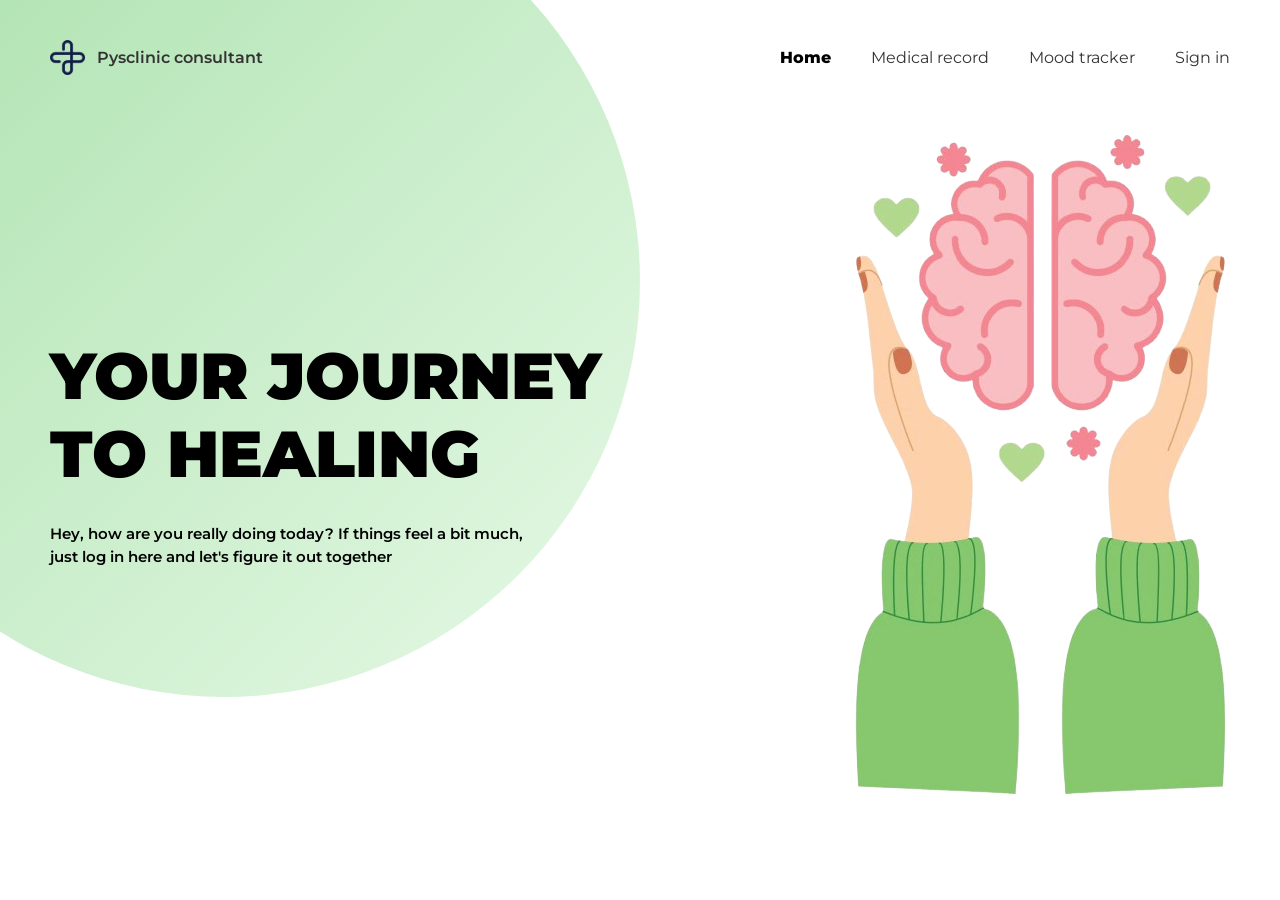
<file: index.html>
<!DOCTYPE html>
<html lang="vi">
<head>
    <meta charset="UTF-8">
    <meta name="viewport" content="width=device-width, initial-scale=1.0">
    <title>Pysclinic Consultant</title>
    <link rel="stylesheet" href="index.css">
    <link rel="preconnect" href="https://fonts.googleapis.com">
    <link rel="preconnect" href="https://fonts.gstatic.com" crossorigin>
    <link href="https://fonts.googleapis.com/css2?family=Montserrat:wght@400;600;800;900&display=swap" rel="stylesheet">
</head>
<body>

    <div class="bg-shape"></div>

    <div class="container">
        <header>
            <div class="logo">
                <img src="ảnh/logo.png" alt="Logo" class="logo-icon"> 
                <span class="logo-text">Pysclinic consultant</span>
            </div>
            <nav>
                <ul>
                    <li><a href="#" class="active">Home</a></li>
                    <li><a href="medical_record.html">Medical record</a></li>
                    <li><a href="mood.html">Mood tracker</a></li>
                    <li><a href="sign_in.html">Sign in</a></li>
                </ul>
            </nav>
        </header>

        <main class="hero">
            <div class="hero-text">
                <h1>YOUR JOURNEY<br>TO HEALING</h1>
                <p>Hey, how are you really doing today? If things feel a bit much, just log in here and let's figure it out together</p>
            </div>

            <div class="hero-image">
                <img src="ảnh/trang_tri.png" alt="Healing Illustration">
            </div>
        </main>
    </div>

</body>
</html>
</file>
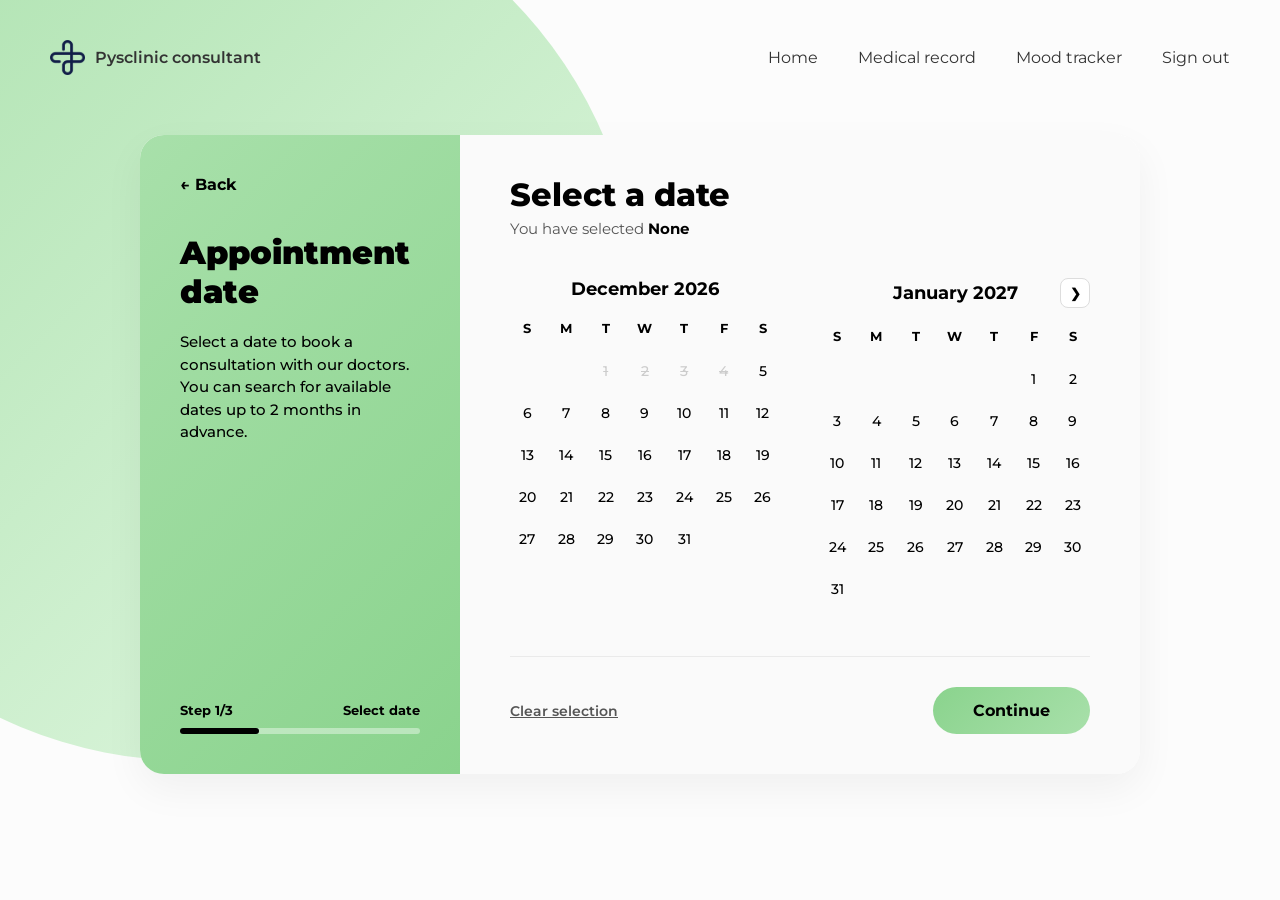
<file: booking_date.html>
<!DOCTYPE html>
<html lang="vi">
<head>
    <meta charset="UTF-8">
    <meta name="viewport" content="width=device-width, initial-scale=1.0">
    <title>Book Appointment - Pysclinic</title>
    <link rel="stylesheet" href="booking_date.css">
    <link rel="preconnect" href="https://fonts.googleapis.com">
    <link rel="preconnect" href="https://fonts.gstatic.com" crossorigin>
    <link href="https://fonts.googleapis.com/css2?family=Montserrat:wght@400;500;600;700;800;900&display=swap" rel="stylesheet">
</head>
<body>

    <div class="bg-shape"></div>

    <div class="container">
        <header>
            <a href="index.html" class="logo">
                <img src="ảnh/logo.png" alt="Logo" class="logo-icon"> 
                <span class="logo-text">Pysclinic consultant</span>
            </a>
            <nav>
                <ul>
                    <li><a href="index.html">Home</a></li>
                    <li><a href="medical_record.html">Medical record</a></li>
                    <li><a href="mood.html">Mood tracker</a></li>
                    <li><a href="login.html">Sign out</a></li>
                </ul>
            </nav>
        </header>

        <main class="booking-wrapper">
            <div class="booking-card">
                
                <div class="booking-sidebar">
                    <a href="medical_record.html" class="back-link">← Back</a>
                    <h2>Appointment<br>date</h2>
                    <p class="sidebar-desc">Select a date to book a consultation with our doctors. You can search for available dates up to 2 months in advance.</p>
                    
                    <div class="step-indicator">
                        <div class="step-text">
                            <span>Step 1/3</span>
                            <span>Select date</span>
                        </div>
                        <div class="step-bar"><div class="step-fill"></div></div>
                    </div>
                </div>

                <div class="booking-main">
                    <h2>Select a date</h2>
                    <p class="subtitle">You have selected <span id="displayDate" style="font-weight: 700; color: #000;">None</span></p>

                    <div class="calendars-container" id="calendarsContainer">
                        </div>

                    <div class="booking-actions">
                        <a href="#" class="clear-btn" onclick="clearSelection()">Clear selection</a>
                        <a href="booking_time.html" class="btn-primary" style="display: inline-block; text-decoration: none; text-align: center;">Continue</a>
                    </div>

                </div>
            </div>
        </main>
    </div>

    <script src="booking_date.js"></script>

</body>
</html>
</file>
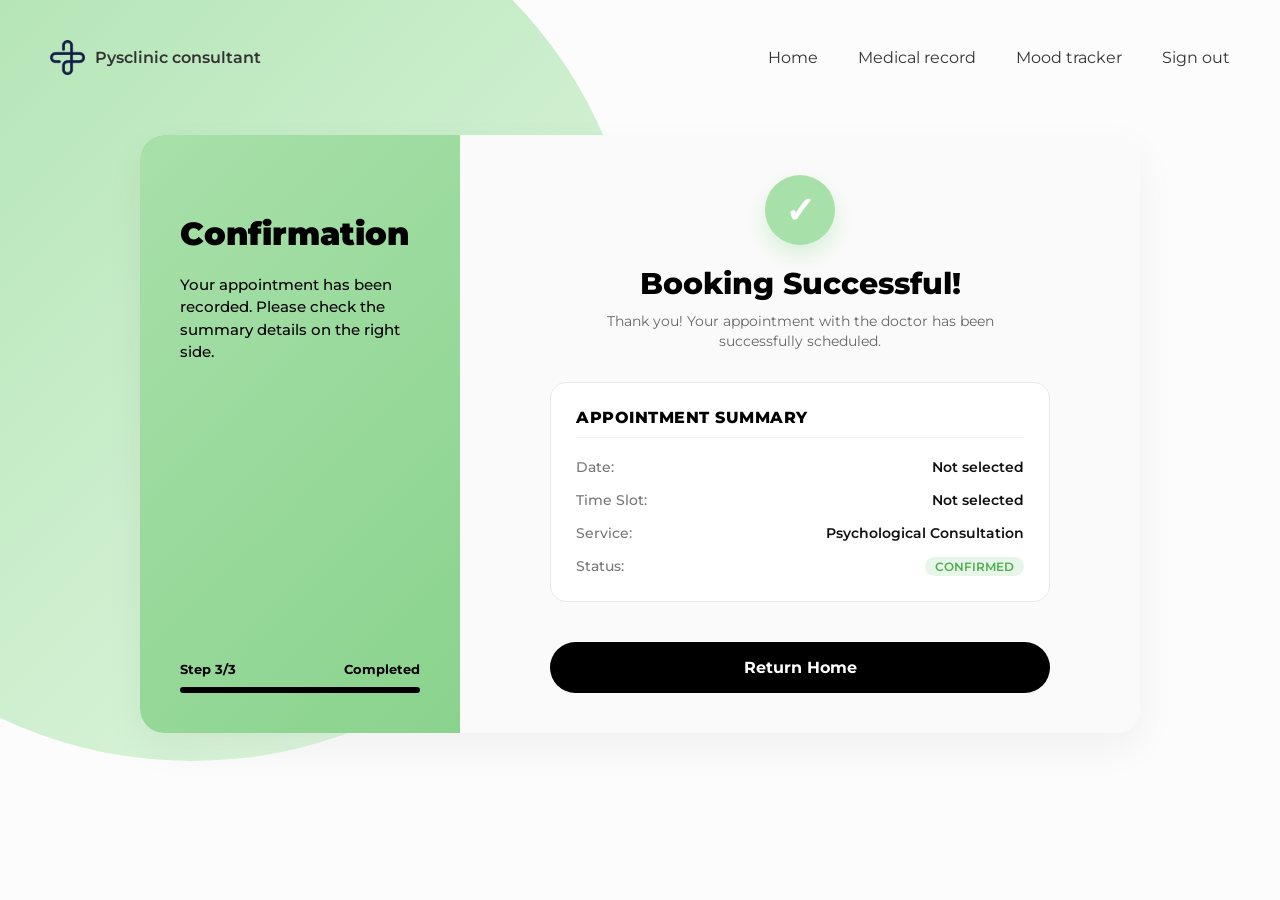
<file: booking_success.html>
<!DOCTYPE html>
<html lang="vi">
<head>
    <meta charset="UTF-8">
    <meta name="viewport" content="width=device-width, initial-scale=1.0">
    <title>Booking Successful - Pysclinic</title>
    <link rel="stylesheet" href="booking_success.css">
    <link rel="preconnect" href="https://fonts.googleapis.com">
    <link rel="preconnect" href="https://fonts.gstatic.com" crossorigin>
    <link href="https://fonts.googleapis.com/css2?family=Montserrat:wght@400;500;600;700;800;900&display=swap" rel="stylesheet">
</head>
<body>

    <div class="bg-shape"></div>

    <div class="container">
        <header>
            <a href="index.html" class="logo">
                <img src="ảnh/logo.png" alt="Logo" class="logo-icon"> 
                <span class="logo-text">Pysclinic consultant</span>
            </a>
            <nav>
                <ul>
                    <li><a href="index.html">Home</a></li>
                    <li><a href="medical_record.html">Medical record</a></li>
                    <li><a href="mood.html">Mood tracker</a></li>
                    <li><a href="login.html">Sign out</a></li>
                </ul>
            </nav>
        </header>

        <main class="booking-wrapper">
            <div class="booking-card">
                
                <div class="booking-sidebar">
                    <h2>Confirmation</h2>
                    <p class="sidebar-desc">Your appointment has been recorded. Please check the summary details on the right side.</p>
                    
                    <div class="step-indicator">
                        <div class="step-text">
                            <span>Step 3/3</span>
                            <span>Completed</span>
                        </div>
                        <div class="step-bar"><div class="step-fill" style="width: 100%;"></div></div>
                    </div>
                </div>

                <div class="booking-main">
                    
                    <div class="success-container">
                        <div class="success-icon-circle">
                            <span class="checkmark">✓</span>
                        </div>
                        <h2>Booking Successful!</h2>
                        <p class="success-subtitle">Thank you! Your appointment with the doctor has been successfully scheduled.</p>
                    </div>

                    <div class="summary-box">
                        <h3>Appointment Summary</h3>
                        <div class="summary-item">
                            <span class="item-label">Date:</span>
                            <span class="item-value" id="finalDate">Loading...</span>
                        </div>
                        <div class="summary-item">
                            <span class="item-label">Time Slot:</span>
                            <span class="item-value" id="finalTime">Loading...</span>
                        </div>
                        <div class="summary-item">
                            <span class="item-label">Service:</span>
                            <span class="item-value">Psychological Consultation</span>
                        </div>
                        <div class="summary-item">
                            <span class="item-label">Status:</span>
                            <span class="item-value status-confirmed">Confirmed</span>
                        </div>
                    </div>

                    <div class="booking-actions">
                        <a href="index.html" class="btn-primary-home">Return Home</a>
                    </div>

                </div>
            </div>
        </main>
    </div>
<script>
        window.onload = function() {
            const savedDate = localStorage.getItem('bookingDate');
            const savedSession = localStorage.getItem('bookingSession');
            const savedTime = localStorage.getItem('bookingTime');

            if (savedDate) {
                document.getElementById('finalDate').innerText = savedDate;
            } else {
                document.getElementById('finalDate').innerText = "Not selected";
            }

            if (savedSession && savedTime) {
                let shortSession = savedSession.split(' ')[0]; 
                document.getElementById('finalTime').innerText = `${savedTime} (${shortSession})`;
            } else {
                document.getElementById('finalTime').innerText = "Not selected";
            }
        };
    </script>
</body>
</html>
</file>
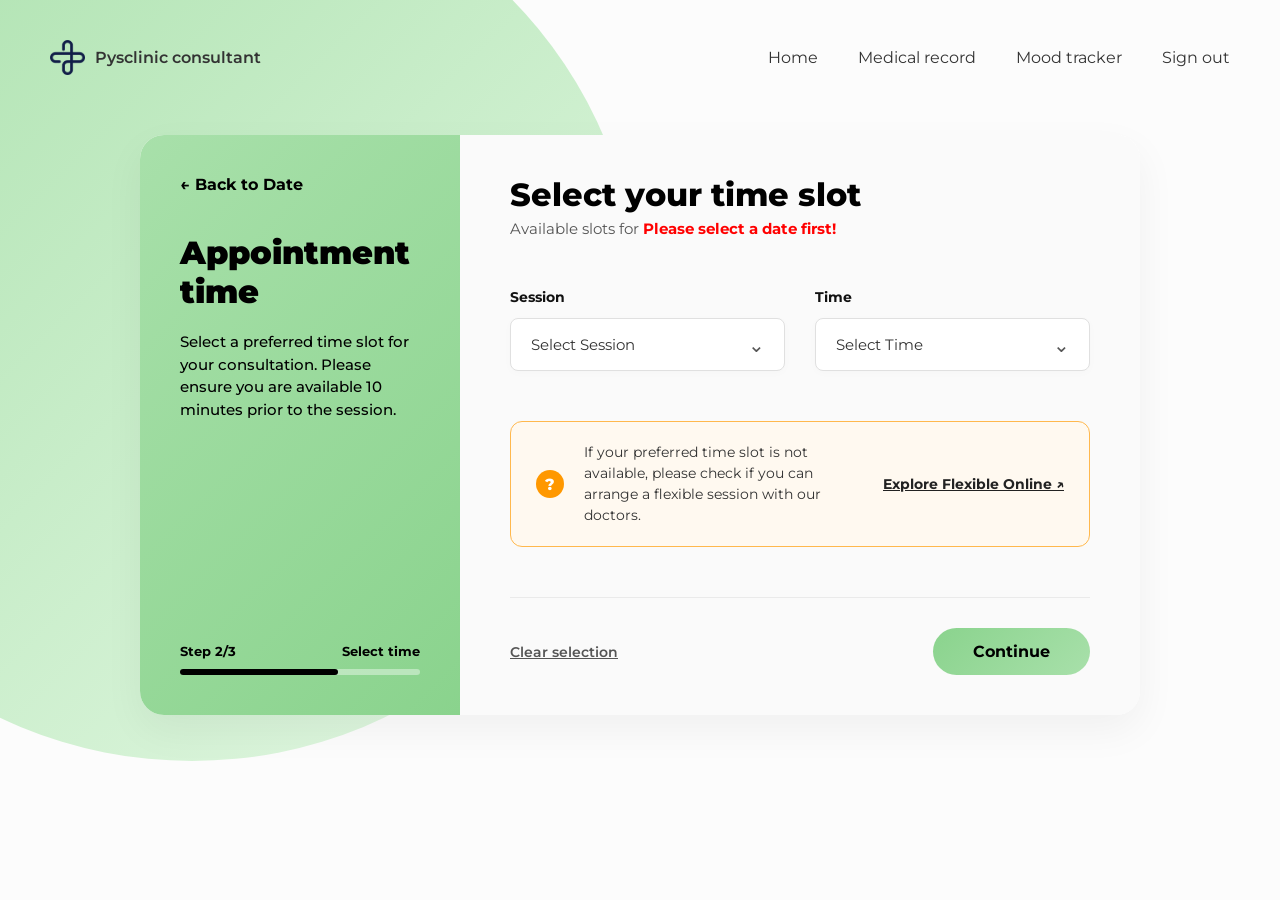
<file: booking_time.html>
<!DOCTYPE html>
<html lang="vi">
<head>
    <meta charset="UTF-8">
    <meta name="viewport" content="width=device-width, initial-scale=1.0">
    <title>Select Time - Pysclinic</title>
    <link rel="stylesheet" href="booking_time.css">
    <link rel="preconnect" href="https://fonts.googleapis.com">
    <link rel="preconnect" href="https://fonts.gstatic.com" crossorigin>
    <link href="https://fonts.googleapis.com/css2?family=Montserrat:wght@400;500;600;700;800;900&display=swap" rel="stylesheet">
</head>
<body>

    <div class="bg-shape"></div>

    <div class="container">
        <header>
            <a href="index.html" class="logo">
                <img src="ảnh/logo.png" alt="Logo" class="logo-icon"> 
                <span class="logo-text">Pysclinic consultant</span>
            </a>
            <nav>
                <ul>
                    <li><a href="index.html">Home</a></li>
                    <li><a href="medical_record.html">Medical record</a></li>
                    <li><a href="mood.html">Mood tracker</a></li>
                    <li><a href="login.html">Sign out</a></li>
                </ul>
            </nav>
        </header>

        <main class="booking-wrapper">
            <div class="booking-card">
                
                <div class="booking-sidebar">
                    <a href="booking_date.html" class="back-link">← Back to Date</a>
                    <h2>Appointment<br>time</h2>
                    <p class="sidebar-desc">Select a preferred time slot for your consultation. Please ensure you are available 10 minutes prior to the session.</p>
                    
                    <div class="step-indicator">
                        <div class="step-text">
                            <span>Step 2/3</span>
                            <span>Select time</span>
                        </div>
                        <div class="step-bar"><div class="step-fill" style="width: 66%;"></div></div>
                    </div>
                </div>

                <div class="booking-main">
                    <h2>Select your time slot</h2>
                    <p class="subtitle">Available slots for <span id="selectedDateDisplay" style="font-weight: 700; color: #000;">...</span></p>

                    <div class="dropdowns-container">
                        <div class="input-group">
                            <label for="session">Session</label>
                            <div class="select-wrapper">
                                <select id="session">
                                    <option value="" disabled selected>Select Session</option>
                                    <option value="morning">Morning (08:00 - 12:00)</option>
                                    <option value="afternoon">Afternoon (13:00 - 17:00)</option>
                                    <option value="evening">Evening (18:00 - 22:00)</option>
                                </select>
                            </div>
                        </div>

                        <div class="input-group">
                            <label for="time">Time</label>
                            <div class="select-wrapper">
                                <select id="time">
                                    <option value="" disabled selected>Select Time</option>
                                </select>
                            </div>
                        </div>
                    </div>

                    <div class="info-banner">
                        <div class="info-icon">?</div>
                        <p>If your preferred time slot is not available, please check if you can arrange a flexible session with our doctors.</p>
                        <a href="#" class="banner-link">Explore Flexible Online ↗</a>
                    </div>

                    <div class="booking-actions">
                        <a href="#" class="clear-btn" onclick="clearTimeSelection()">Clear selection</a>
                        <a href="#" class="btn-primary" onclick="saveTimeAndContinue(event)" style="display: inline-block; text-decoration: none; text-align: center;">Continue</a>
                    </div>

                </div>
            </div>
        </main>
    </div>

    <script src="booking_time.js"></script>

</body>
</html>
</file>
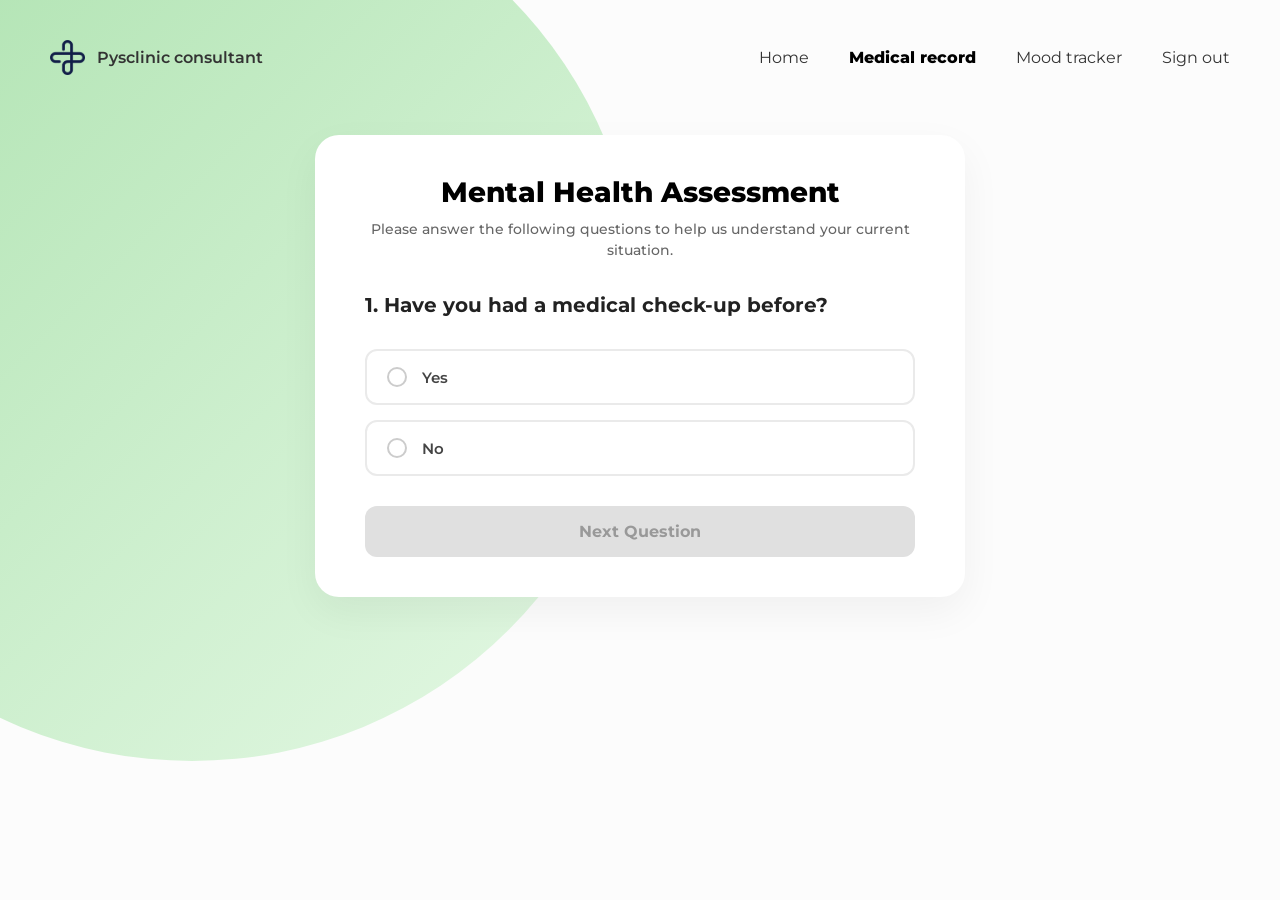
<file: medical_record.html>
<!DOCTYPE html>
<html lang="vi">
<head>
    <meta charset="UTF-8">
    <meta name="viewport" content="width=device-width, initial-scale=1.0">
    <title>Medical Record - Pysclinic</title>
    <link rel="stylesheet" href="medical_record.css">
    <link rel="preconnect" href="https://fonts.googleapis.com">
    <link rel="preconnect" href="https://fonts.gstatic.com" crossorigin>
    <link href="https://fonts.googleapis.com/css2?family=Montserrat:wght@400;500;600;700;800;900&display=swap" rel="stylesheet">
</head>
<body>

    <div class="bg-shape"></div>

    <div class="container">
        <header>
            <a href="index.html" class="logo">
                <img src="ảnh/logo.png" alt="Logo" class="logo-icon"> 
                <span class="logo-text">Pysclinic consultant</span>
            </a>
            <nav>
                <ul>
                    <li><a href="index.html">Home</a></li>
                    <li><a href="#" class="active">Medical record</a></li>
                    <li><a href="mood.html">Mood tracker</a></li>
                    <li><a href="index.html">Sign out</a></li>
                </ul>
            </nav>
        </header>

        <main class="quiz-wrapper">
            <div class="quiz-card" id="quizCard">
                <h2 id="quizTitle">Loading...</h2>
                <p class="subtitle" id="quizSubtitle">Loading...</p>
                
                <div class="progress-bar" id="progressBarContainer">
                    <div class="progress-fill" id="progressFill"></div>
                </div>
                
                <p class="question-count" id="questionCountDisplay">Question 1 of 9</p>

                <h3 class="question-text" id="questionText">Loading...</h3>

                <div class="options-container" id="optionsContainer">
                    </div>

                <button class="btn-next" id="btnNext" disabled onclick="nextQuestion()">Next Question</button>
                
                <div class="disclaimer" id="quizDisclaimer" style="margin-top: 35px; padding: 16px 20px; background-color: #fff4f4; border-left: 5px solid #ff4d4f; border-radius: 8px; font-size: 13px; color: #222; text-align: left; line-height: 1.6;">
                    <strong style="color: #d90000; font-size: 14px;">⚠️ Important Note:</strong> 
                    All these tools and calculated indices are for screening, informational, and risk estimation purposes only. 
                    They <strong style="color: #d90000;">DO NOT</strong> replace professional medical diagnosis. 
                    Always consult a doctor or healthcare professional for an accurate diagnosis and medical advice.
                </div>
            </div>

            <div class="quiz-card" id="resultCard" style="display: none;">
                <h2>Assessment Complete</h2>
                <p class="subtitle">Thank you for completing your medical record. Here is your summary:</p>
                
                <div style="display: flex; justify-content: center; gap: 40px; margin: 30px 0;">
                    <div>
                        <div class="score-circle" style="width: 80px; height: 80px; font-size: 24px; margin-bottom: 10px;">
                            <span id="depressionScore">0</span>
                        </div>
                        <h4 style="font-size: 14px;">Depression (PHQ-9)</h4>
                        <p id="depressionSeverity" style="font-size: 12px; color: #666; margin-top: 5px; font-weight: 600;"></p>
                    </div>
                    <div>
                        <div class="score-circle" style="width: 80px; height: 80px; font-size: 24px; margin-bottom: 10px;">
                            <span id="anxietyScore">0</span>
                        </div>
                        <h4 style="font-size: 14px;">Anxiety (GAD-7)</h4>
                        <p id="anxietySeverity" style="font-size: 12px; color: #666; margin-top: 5px; font-weight: 600;"></p>
                    </div>
                </div>

                <p style="font-size: 14px;">Your results have been securely saved to your medical record.</p>
                <a href="booking_date.html" class="btn-next" style="display: inline-block; text-decoration: none; margin-top: 30px;">Schedule with doctor</a>
            </div>
        </main>
    </div>

    <script>
        const questions = [
            "1. Have you had a medical check-up before?",

            "Little interest or pleasure in doing things",
            "Feeling down, depressed, or hopeless",
            "Trouble falling or staying asleep, or sleeping too much",
            "Feeling tired or having little energy",
            "Poor appetite or overeating",
            "Feeling bad about yourself — or that you are a failure or have let yourself or your family down",
            "Trouble concentrating on things, such as reading the newspaper or watching television",
            "Moving or speaking so slowly that other people could have noticed? Or the opposite — being so fidgety or restless that you have been moving around a lot more than usual",
            "Thoughts that you would be better off dead or of hurting yourself in some way",
            
            "Feeling nervous, anxious, or on edge",
            "Not being able to stop or control worrying",
            "Worrying too much about different things",
            "Trouble relaxing",
            "Being so restless that it is hard to sit still",
            "Becoming easily annoyed or irritable",
            "Feeling afraid as if something awful might happen"
        ];

        const yesNoOptions = [
            { text: "Yes", score: 0 },
            { text: "No", score: 0 }
        ];

        const standardOptions = [
            { text: "Not at all", score: 0 },
            { text: "Several days", score: 1 },
            { text: "More than half the days", score: 2 },
            { text: "Nearly every day", score: 3 }
        ];

        let currentIndex = 0;
        let depressionTotal = 0; 
        let anxietyTotal = 0;    
        let selectedValue = null;

        const quizTitle = document.getElementById('quizTitle');
        const quizSubtitle = document.getElementById('quizSubtitle');
        const questionCountDisplay = document.getElementById('questionCountDisplay');
        const questionText = document.getElementById('questionText');
        const optionsContainer = document.getElementById('optionsContainer');
        const btnNext = document.getElementById('btnNext');
        const progressFill = document.getElementById('progressFill');
        const progressBarContainer = document.getElementById('progressBarContainer');
        const quizDisclaimer = document.getElementById('quizDisclaimer');
        const quizCard = document.getElementById('quizCard');
        const resultCard = document.getElementById('resultCard');

        function loadQuestion() {
            optionsContainer.innerHTML = '';
            selectedValue = null;
            btnNext.disabled = true;

            let optionsToRender = standardOptions;

            if (currentIndex === 0) {
                // --- CÂU HỎI SƠ BỘ (Giống thiết kế trong ảnh) ---
                quizTitle.innerText = "Mental Health Assessment";
                quizSubtitle.innerText = "Please answer the following questions to help us understand your current situation.";
                
                // Ẩn thanh tiến trình, bộ đếm và lưu ý quan trọng
                progressBarContainer.style.display = 'none';
                questionCountDisplay.style.display = 'none';
                quizDisclaimer.style.display = 'none';
                
                questionText.innerText = questions[currentIndex]; // Đã có sẵn số 1.
                optionsToRender = yesNoOptions;
                
            } else if (currentIndex >= 1 && currentIndex <= 9) {
                // --- PHẦN PHQ-9 ---
                quizTitle.innerText = "PHQ-9 (Patient Health Questionnaire-9)";
                quizSubtitle.innerText = "Over the last 2 weeks, how often have you been bothered by any of the following problems?";
                
                // Hiện lại các thành phần đã ẩn
                progressBarContainer.style.display = 'block';
                questionCountDisplay.style.display = 'block';
                quizDisclaimer.style.display = 'block';

                let relativeIndex = currentIndex;
                questionCountDisplay.innerHTML = `Question <span id="currentQ">${relativeIndex}</span> of 9`;
                progressFill.style.width = ((relativeIndex - 1) / 9) * 100 + "%";
                questionText.innerText = relativeIndex + ". " + questions[currentIndex];
                
            } else {
                // --- PHẦN GAD-7 ---
                quizTitle.innerText = "GAD-7 (Generalized Anxiety Disorder-7)";
                quizSubtitle.innerText = "Over the last 2 weeks, how often have you been bothered by any of the following problems?";
                
                progressBarContainer.style.display = 'block';
                questionCountDisplay.style.display = 'block';
                quizDisclaimer.style.display = 'block';

                let relativeIndex = (currentIndex - 9);
                questionCountDisplay.innerHTML = `Question <span id="currentQ">${relativeIndex}</span> of 7`;
                progressFill.style.width = ((relativeIndex - 1) / 7) * 100 + "%";
                questionText.innerText = relativeIndex + ". " + questions[currentIndex];
            }

            optionsToRender.forEach((opt) => {
                const label = document.createElement('label');
                label.className = 'option-box';
                
                label.innerHTML = `
                    <input type="radio" name="assessment" value="${opt.score}" onchange="selectOption(${opt.score}, this)">
                    <span class="custom-radio"></span>
                    <span class="option-text">${opt.text}</span>
                `;
                optionsContainer.appendChild(label);
            });
        }

        function selectOption(score, inputElement) {
            selectedValue = score;
            btnNext.disabled = false; 

            document.querySelectorAll('.option-box').forEach(box => box.classList.remove('selected'));
            inputElement.parentElement.classList.add('selected');
        }

        function nextQuestion() {
            if (selectedValue !== null) {
                if (currentIndex >= 1 && currentIndex <= 9) {
                    depressionTotal += selectedValue;
                } else if (currentIndex >= 10) {
                    anxietyTotal += selectedValue;
                }
                
                currentIndex++;

                if (currentIndex < questions.length) {
                    loadQuestion();
                } else {
                    showResults();
                }
            }
        }

        function showResults() {
            quizCard.style.display = 'none';
            resultCard.style.display = 'block';
            
            document.getElementById('depressionScore').innerText = depressionTotal;
            document.getElementById('anxietyScore').innerText = anxietyTotal;

            let depSeverity = "";
            if(depressionTotal <= 4) depSeverity = "Normal (No depression)";
            else if(depressionTotal <= 9) depSeverity = "Minimal / Mild depression";
            else if(depressionTotal <= 14) depSeverity = "Moderate depression";
            else if(depressionTotal <= 19) depSeverity = "Moderately severe depression";
            else depSeverity = "Severe depression";
            document.getElementById('depressionSeverity').innerText = depSeverity;

            let anxSeverity = "";
            if(anxietyTotal <= 4) anxSeverity = "Minimal anxiety";
            else if(anxietyTotal <= 9) anxSeverity = "Mild anxiety";
            else if(anxietyTotal <= 14) anxSeverity = "Moderate anxiety";
            else anxSeverity = "Severe anxiety";
            document.getElementById('anxietySeverity').innerText = anxSeverity;
        }

        loadQuestion();
    </script>
</body>
</html>
</file>
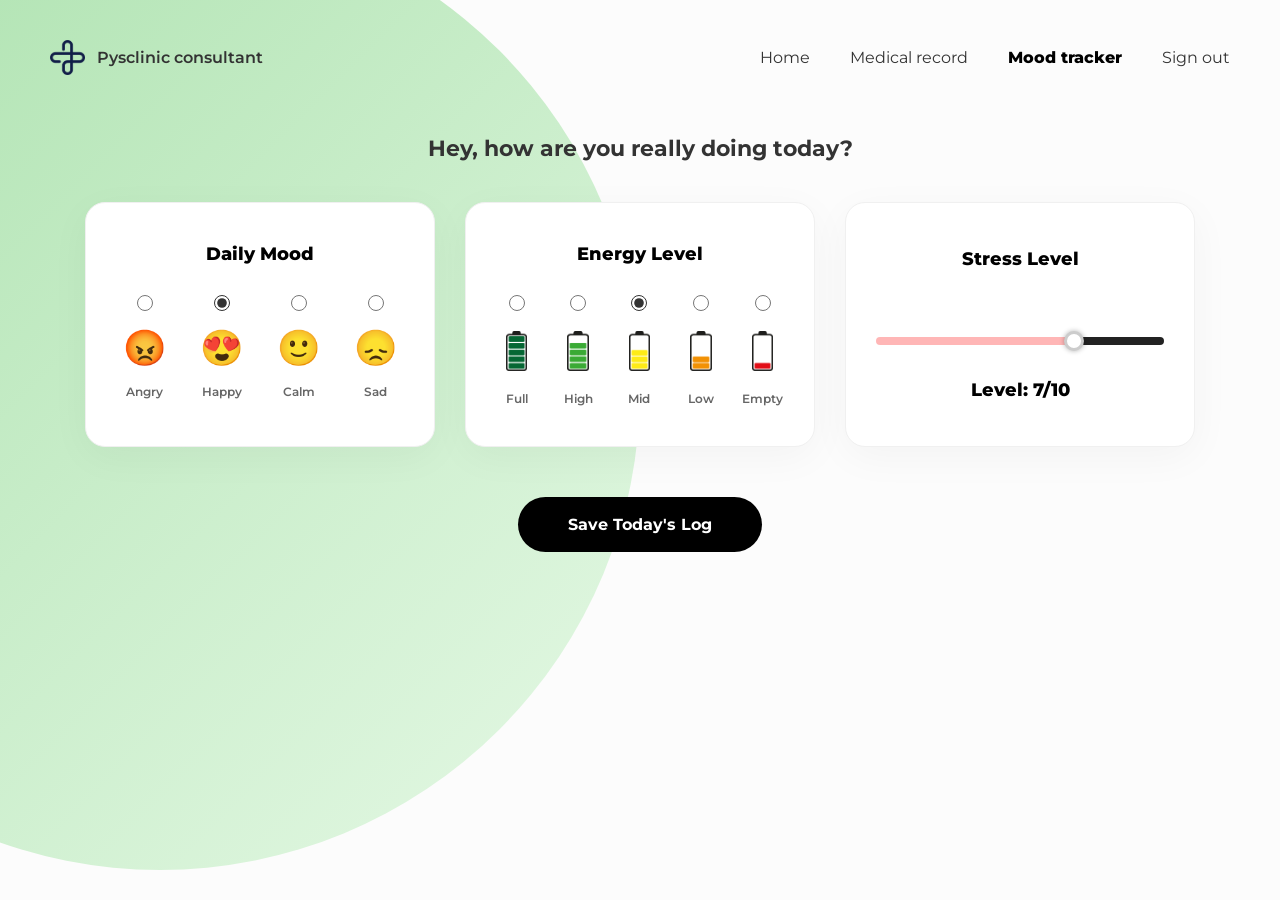
<file: mood.html>
<!DOCTYPE html>
<html lang="vi">
<head>
    <meta charset="UTF-8">
    <meta name="viewport" content="width=device-width, initial-scale=1.0">
    <title>Mood Tracker - Pysclinic</title>
    <link rel="stylesheet" href="mood.css">
    <link rel="preconnect" href="https://fonts.googleapis.com">
    <link rel="preconnect" href="https://fonts.gstatic.com" crossorigin>
    <link href="https://fonts.googleapis.com/css2?family=Montserrat:wght@400;500;600;700;800;900&display=swap" rel="stylesheet">
</head>
<body>

    <div class="bg-shape"></div>

    <div class="container">
        <header>
            <a href="index.html" class="logo">
                <img src="ảnh/logo.png" alt="Logo" class="logo-icon"> 
                <span class="logo-text">Pysclinic consultant</span>
            </a>
            <nav>
                <ul>
                    <li><a href="index.html">Home</a></li>
                    <li><a href="medical_record.html">Medical record</a></li>
                    <li><a href="#" class="active">Mood tracker</a></li>
                    <li><a href="index.html">Sign out</a></li>
                </ul>
            </nav>
        </header>

        <main class="tracker-section">
            <h2 class="greeting">Hey, how are you really doing today?</h2>

            <form action="#" class="tracker-form">
                <div class="cards-container">
                    
                    <div class="card">
                        <h3>Daily Mood</h3>
                        <div class="options-group">
                            <label class="option">
                                <input type="radio" name="mood" value="angry">
                                <span class="emoji">😡</span>
                                <span class="label-text">Angry</span>
                            </label>
                            <label class="option">
                                <input type="radio" name="mood" value="happy" checked>
                                <span class="emoji">😍</span>
                                <span class="label-text">Happy</span>
                            </label>
                            <label class="option">
                                <input type="radio" name="mood" value="calm">
                                <span class="emoji">🙂</span>
                                <span class="label-text">Calm</span>
                            </label>
                            <label class="option">
                                <input type="radio" name="mood" value="sad">
                                <span class="emoji">😞</span>
                                <span class="label-text">Sad</span>
                            </label>
                        </div>
                    </div>

                    <div class="card">
                        <h3>Energy Level</h3>
                        <div class="options-group">
                            <label class="option">
                                <input type="radio" name="energy" value="full">
                                <img src="ảnh/nhieu_nl.png" alt="Full" class="custom-icon">
                                <span class="label-text">Full</span>
                            </label>
                            <label class="option">
                                <input type="radio" name="energy" value="high">
                                <img src="ảnh/co_nl.png" alt="High" class="custom-icon">
                                <span class="label-text">High</span>
                            </label>
                            <label class="option">
                                <input type="radio" name="energy" value="mid" checked>
                                <img src="ảnh/binh_thuong.png" alt="Mid" class="custom-icon">
                                <span class="label-text">Mid</span>
                            </label>
                            <label class="option">
                                <input type="radio" name="energy" value="low">
                                <img src="ảnh/it_nl.png" alt="Low" class="custom-icon">
                                <span class="label-text">Low</span>
                            </label>
                            <label class="option">
                                <input type="radio" name="energy" value="empty">
                                <img src="ảnh/thieu_nl.png" alt="Empty" class="custom-icon">
                                <span class="label-text">Empty</span>
                            </label>
                        </div>
                    </div>

                    <div class="card stress-card">
                        <h3>Stress Level</h3>
                        <div class="slider-container">
                            <input type="range" min="0" max="10" value="7" class="stress-slider" id="stressSlider" 
                                   style="--val: 70%;"
                                   oninput="document.getElementById('stressValue').innerText = this.value; this.style.setProperty('--val', (this.value * 10) + '%');">
                        </div>
                        <p class="stress-text">Level: <span id="stressValue">7</span>/10</p>
                    </div>

                </div> 
                
                <div class="btn-container">
                    <button type="submit" class="btn-save">Save Today's Log</button>
                </div>
            </form>
        </main>
    </div>

</body>
</html>
</file>
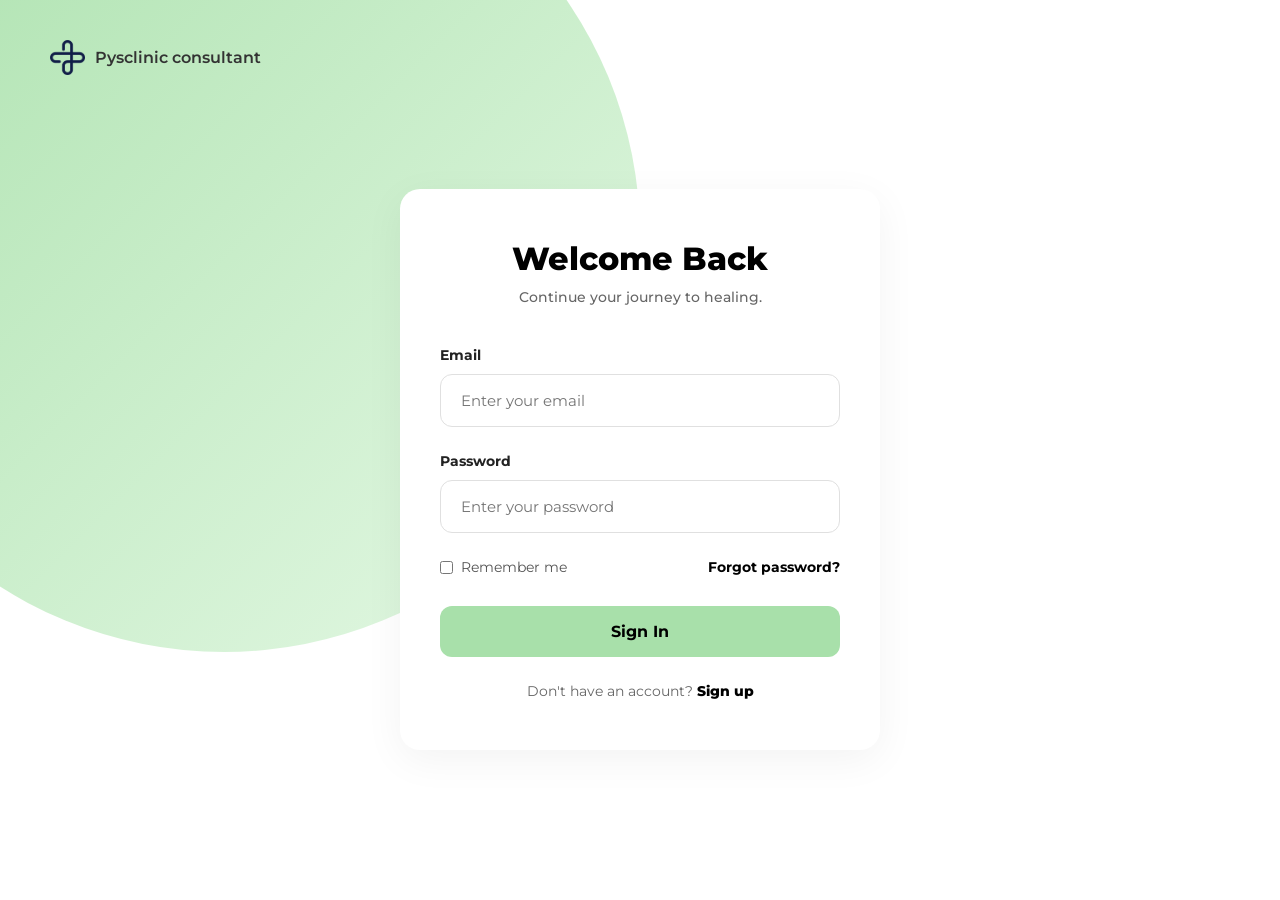
<file: sign_in.html>
<!DOCTYPE html>
<html lang="vi">
<head>
    <meta charset="UTF-8">
    <meta name="viewport" content="width=device-width, initial-scale=1.0">
    <title>Sign In - Pysclinic Consultant</title>
    <link rel="stylesheet" href="sign_in.css">
    <link rel="preconnect" href="https://fonts.googleapis.com">
    <link rel="preconnect" href="https://fonts.gstatic.com" crossorigin>
    <link href="https://fonts.googleapis.com/css2?family=Montserrat:wght@400;500;600;700;800;900&display=swap" rel="stylesheet">
</head>
<body>

    <div class="bg-shape"></div>

    <div class="container">
        <header>
            <a href="index.html" class="logo">
                <img src="ảnh/logo.png" alt="Logo" class="logo-icon"> 
                <span class="logo-text">Pysclinic consultant</span>
            </a>
        </header>

        <main class="login-wrapper">
            <div class="login-card">
                <h2>Welcome Back</h2>
                <p class="subtitle">Continue your journey to healing.</p>

                <form action="#">
                    <div class="input-group">
                        <label for="email">Email</label>
                        <input type="email" id="email" placeholder="Enter your email" required>
                    </div>

                    <div class="input-group">
                        <label for="password">Password</label>
                        <input type="password" id="password" placeholder="Enter your password" required>
                    </div>

                    <div class="form-actions">
                        <label class="remember-me">
                            <input type="checkbox"> Remember me
                        </label>
                        <a href="#" class="forgot-pwd">Forgot password?</a>
                    </div>

                    <button type="submit" class="btn-login">Sign In</button>
                </form>

                <p class="signup-link">Don't have an account? <a href="sign_up.html">Sign up</a></p>
            </div>
        </main>
    </div>

</body>
</html>
</file>
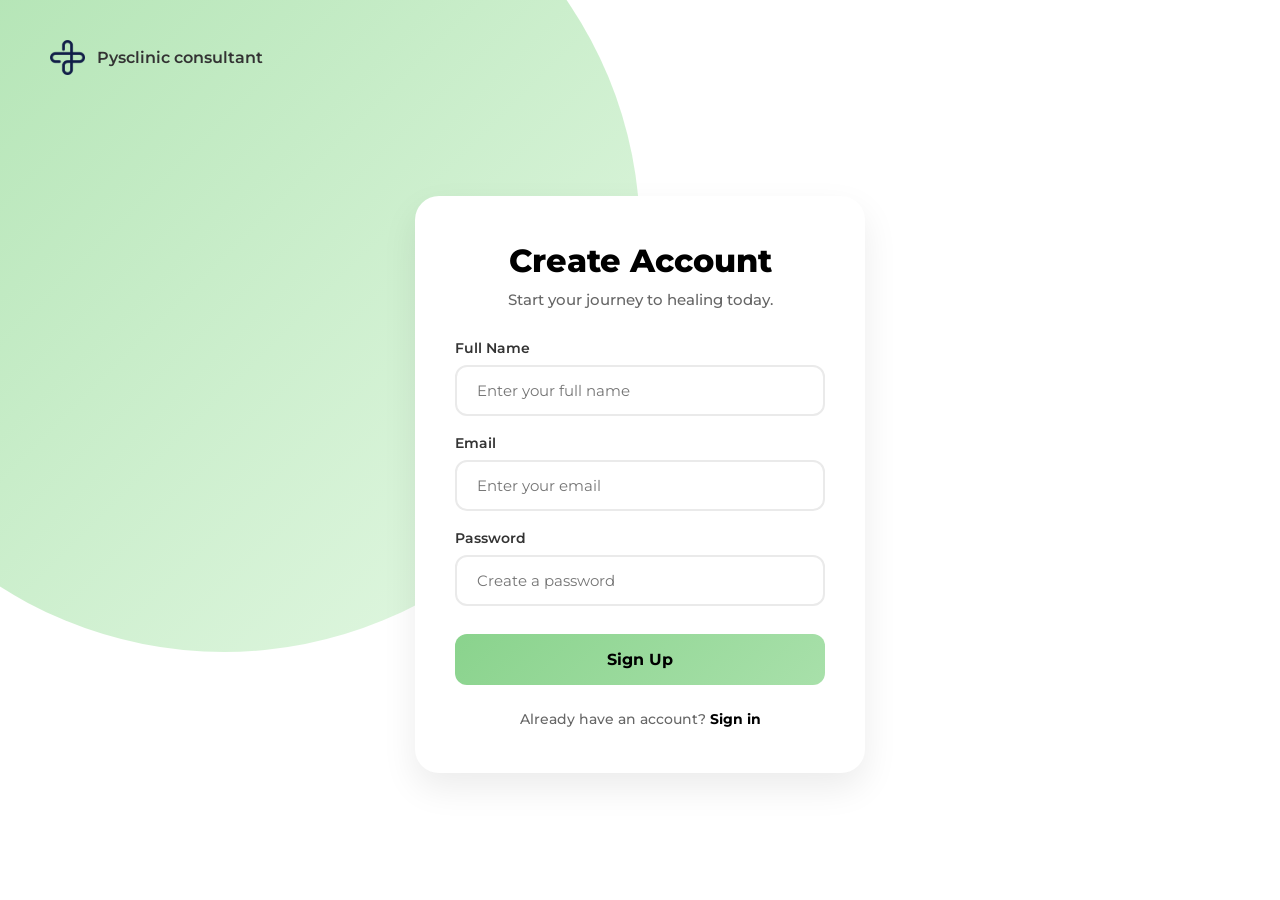
<file: sign_up.html>
<!DOCTYPE html>
<html lang="vi">
<head>
    <meta charset="UTF-8">
    <meta name="viewport" content="width=device-width, initial-scale=1.0">
    <title>Sign Up - Pysclinic Consultant</title>
    <link rel="stylesheet" href="sign_up.css">
    <link rel="preconnect" href="https://fonts.googleapis.com">
    <link rel="preconnect" href="https://fonts.gstatic.com" crossorigin>
    <link href="https://fonts.googleapis.com/css2?family=Montserrat:wght@400;500;600;700;800;900&display=swap" rel="stylesheet">
</head>
<body>

    <div class="bg-shape"></div>

    <div class="container">
        <header>
            <a href="index.html" class="logo">
                <img src="ảnh/logo.png" alt="Logo" class="logo-icon"> 
                <span class="logo-text">Pysclinic consultant</span>
            </a>
        </header>

        <main class="login-wrapper">
            <div class="login-card">
                <h2>Create Account</h2>
                <p class="subtitle">Start your journey to healing today.</p>

                <form action="#">
                    <div class="input-group">
                        <label for="name">Full Name</label>
                        <input type="text" id="name" placeholder="Enter your full name" required>
                    </div>

                    <div class="input-group">
                        <label for="email">Email</label>
                        <input type="email" id="email" placeholder="Enter your email" required>
                    </div>

                    <div class="input-group">
                        <label for="password">Password</label>
                        <input type="password" id="password" placeholder="Create a password" required>
                    </div>

                    <button type="submit" class="btn-login" style="margin-top: 10px;">Sign Up</button>
                </form>

                <p class="signup-link">Already have an account? <a href="sign_in.html">Sign in</a></p>
            </div>
        </main>
    </div>

</body>
</html>
</file>
<file: index.css>
* {
    margin: 0;
    padding: 0;
    box-sizing: border-box;
}

body {
    font-family: 'Montserrat', sans-serif;
    background-color: #ffffff;
    color: #000;
    overflow-x: hidden;
    position: relative;
    min-height: 100vh;
}

.bg-shape {
    position: absolute;
    top: -15vh;
    left: -15vw;
    width: 65vw; 
    height: 65vw;
    background: linear-gradient(135deg, #a8e0aa 0%, #e6f9e6 100%);
    border-radius: 50%;
    z-index: -1;
}

.container {
    max-width: 1300px;
    margin: 0 auto;
    padding: 0 50px;
}

header {
    display: flex;
    justify-content: space-between;
    align-items: center;
    padding: 40px 0;
}

.logo {
    display: inline-flex;
    align-items: center;
    gap: 12px;
    text-decoration: none;
}

.logo-icon {
    width: 35px;
    height: auto;
}

.logo-text {
    font-size: 16px;
    font-weight: 600;
    color: #333;
}

nav ul {
    list-style: none;
    display: flex;
    gap: 40px;
}

nav ul li a {
    text-decoration: none;
    color: #333;
    font-size: 16px;
    font-weight: 400;
}

nav ul li a.active {
    font-weight: 800;
    color: #000;
}

.hero {
    display: flex;
    align-items: center; 
    justify-content: space-between;
    margin-top: 20px;
    min-height: 70vh; 
}

.hero-text {
    flex: 1;
    display: flex;
    flex-direction: column;
    justify-content: center;
    align-items: flex-start; 
    padding-right: 20px;
    transform: translateY(-5%); 
}

.hero-text h1 {
    font-size: 65px;
    font-weight: 900;
    line-height: 1.2;
    text-align: left;
    margin-bottom: 30px;
}

.hero-text p {
    font-size: 15px;
    font-weight: 600;
    line-height: 1.5;
    text-align: left;
    max-width: 480px;
}

.hero-image {
    flex: 1;
    display: flex;
    justify-content: flex-end;
}

.hero-image img {
    max-width: 90%;
    height: auto;
}

@media (max-width: 992px) {
    .hero {
        flex-direction: column;
        margin-top: 20px;
        min-height: auto;
    }
    .bg-shape {
        width: 150vw;
        height: 150vw;
        top: -30%;
        left: -25%;
    }
    .hero-text {
        padding-right: 0;
        margin-bottom: 50px;
        align-items: center;
        transform: translateY(0);
    }
    .hero-text h1, .hero-text p {
        text-align: center;
    }
    .hero-text h1 {
        font-size: 50px;
    }
    header {
        flex-direction: column;
        gap: 20px;
    }
}
</file>
<file: booking_date.css>
* {
    margin: 0;
    padding: 0;
    box-sizing: border-box;
}

body {
    font-family: 'Montserrat', sans-serif;
    background-color: #fcfcfc;
    color: #000;
    overflow-x: hidden;
    position: relative;
    min-height: 100vh;
}

.bg-shape {
    position: absolute;
    top: -15vh;
    left: -20vw;
    width: 70vw; 
    height: 70vw; 
    background: linear-gradient(135deg, #a8e0aa 0%, #e6f9e6 100%);
    border-radius: 50%;
    z-index: -1;
}

.container {
    max-width: 1300px;
    margin: 0 auto;
    padding: 0 50px;
}

header {
    display: flex;
    justify-content: space-between;
    align-items: center;
    padding: 40px 0;
}

.logo {
    display: flex;
    align-items: center;
    gap: 10px;
    text-decoration: none;
}

.logo-icon {
    width: 35px;
    height: auto;
}

.logo-text {
    font-size: 16px;
    font-weight: 600;
    color: #333;
}

nav ul { list-style: none; display: flex; gap: 40px; }
nav ul li a { text-decoration: none; color: #333; font-size: 16px; font-weight: 400; }
nav ul li a.active { font-weight: 800; color: #000; }

.booking-wrapper {
    display: flex;
    justify-content: center;
    align-items: center;
    padding: 20px 0 60px 0;
}

.booking-card {
    display: flex;
    background-color: #ffffff;
    width: 100%;
    max-width: 1000px;
    border-radius: 24px;
    box-shadow: 0 15px 40px rgba(0, 0, 0, 0.05);
    overflow: hidden; 
    min-height: 550px;
}

.booking-sidebar {
    flex: 0 0 320px;
    background: linear-gradient(135deg, #a8e0aa 0%, #8ad38d 100%); 
    padding: 40px;
    display: flex;
    flex-direction: column;
    color: #000;
}

.back-link {
    text-decoration: none;
    color: #000;
    font-weight: 700;
    margin-bottom: 40px;
    display: inline-block;
}

.booking-sidebar h2 {
    font-size: 32px;
    font-weight: 900;
    line-height: 1.2;
    margin-bottom: 20px;
}

.sidebar-desc {
    font-size: 15px;
    font-weight: 500;
    line-height: 1.5;
    flex: 1; 
}

.step-indicator {
    margin-top: auto;
}

.step-text {
    display: flex;
    justify-content: space-between;
    font-size: 13px;
    font-weight: 700;
    margin-bottom: 10px;
}

.step-bar {
    width: 100%;
    height: 6px;
    background-color: rgba(255,255,255,0.4);
    border-radius: 10px;
}

.step-fill {
    width: 33%; 
    height: 100%;
    background-color: #000;
    border-radius: 10px;
}

.booking-main {
    flex: 1;
    padding: 40px 50px;
    background-color: #fafafa;
}

.booking-main h2 {
    font-size: 32px;
    font-weight: 800;
    margin-bottom: 5px;
}

.booking-main .subtitle {
    font-size: 15px;
    color: #555;
    margin-bottom: 40px;
}

.calendars-container {
    display: flex;
    gap: 40px;
}

.month-block {
    flex: 1;
}

.month-header {
    display: flex;
    justify-content: space-between;
    align-items: center;
}

.month-title {
    font-size: 18px;
    font-weight: 700;
    text-align: center;
    margin-bottom: 20px;
    flex: 1;
}

.next-month-btn {
    background: #fff;
    border: 1px solid #ddd;
    border-radius: 8px;
    width: 30px;
    height: 30px;
    cursor: pointer;
    font-weight: bold;
}

.calendar-grid {
    display: grid;
    grid-template-columns: repeat(7, 1fr);
    gap: 8px 5px;
    text-align: center;
}

.weekday {
    font-size: 13px;
    font-weight: 700;
    color: #000;
    margin-bottom: 10px;
}

.day {
    font-size: 14px;
    font-weight: 500;
    padding: 8px 0;
    border-radius: 8px;
    cursor: pointer;
    transition: all 0.2s ease;
}

.day.empty {
    cursor: default;
}

.day.disabled {
    color: #ccc;
    text-decoration: line-through;
    pointer-events: none;
}

.day.selectable:hover {
    background-color: #eaeaea;
}

.day.selected {
    background-color: #333; 
    color: #fff;
    font-weight: 700;
}

.booking-actions {
    display: flex;
    justify-content: space-between;
    align-items: center;
    margin-top: 50px;
    border-top: 1px solid #eaeaea;
    padding-top: 30px;
}

.clear-btn {
    font-size: 14px;
    color: #555;
    font-weight: 600;
    text-decoration: underline;
    cursor: pointer;
}

.btn-primary {
    background: linear-gradient(135deg, #8ad38d 0%, #a8e0aa 100%);
    color: #000;
    font-family: 'Montserrat', sans-serif;
    font-size: 16px;
    font-weight: 700;
    padding: 14px 40px;
    border-radius: 30px;
    border: none;
    cursor: pointer;
    transition: transform 0.2s ease;
}

.btn-primary:hover {
    transform: translateY(-2px);
    box-shadow: 0 10px 20px rgba(168, 224, 170, 0.4);
}

@media (max-width: 992px) {
    .booking-card {
        flex-direction: column;
    }
    .booking-sidebar {
        flex: auto;
    }
    .calendars-container {
        flex-direction: column;
    }
    header {
        flex-direction: column;
        gap: 15px;
    }
}
</file>
<file: booking_success.css>
* {
    margin: 0;
    padding: 0;
    box-sizing: border-box;
}

body {
    font-family: 'Montserrat', sans-serif;
    background-color: #fcfcfc;
    color: #000;
    overflow-x: hidden;
    position: relative;
    min-height: 100vh;
}

.bg-shape {
    position: absolute;
    top: -15vh;
    left: -20vw;
    width: 70vw; 
    height: 70vw; 
    background: linear-gradient(135deg, #a8e0aa 0%, #e6f9e6 100%);
    border-radius: 50%;
    z-index: -1;
}

.container {
    max-width: 1300px;
    margin: 0 auto;
    padding: 0 50px;
}

header {
    display: flex;
    justify-content: space-between;
    align-items: center;
    padding: 40px 0;
}

.logo {
    display: flex;
    align-items: center;
    gap: 10px;
    text-decoration: none;
}

.logo-icon {
    width: 35px;
    height: auto;
}

.logo-text {
    font-size: 16px;
    font-weight: 600;
    color: #333;
}

nav ul { list-style: none; display: flex; gap: 40px; }
nav ul li a { text-decoration: none; color: #333; font-size: 16px; font-weight: 400; }
nav ul li a.active { font-weight: 800; color: #000; }

.booking-wrapper {
    display: flex;
    justify-content: center;
    align-items: center;
    padding: 20px 0 60px 0;
}

.booking-card {
    display: flex;
    background-color: #ffffff;
    width: 100%;
    max-width: 1000px;
    border-radius: 24px;
    box-shadow: 0 15px 40px rgba(0, 0, 0, 0.05);
    overflow: hidden;
    min-height: 550px;
}

.booking-sidebar {
    flex: 0 0 320px;
    background: linear-gradient(135deg, #a8e0aa 0%, #8ad38d 100%);
    padding: 40px;
    display: flex;
    flex-direction: column;
    color: #000;
}

.booking-sidebar h2 {
    font-size: 32px;
    font-weight: 900;
    line-height: 1.2;
    margin-top: 40px;
    margin-bottom: 20px;
}

.sidebar-desc {
    font-size: 15px;
    font-weight: 500;
    line-height: 1.5;
    flex: 1;
}

.step-indicator {
    margin-top: auto;
}

.step-text {
    display: flex;
    justify-content: space-between;
    font-size: 13px;
    font-weight: 700;
    margin-bottom: 10px;
}

.step-bar {
    width: 100%;
    height: 6px;
    background-color: rgba(255,255,255,0.4);
    border-radius: 10px;
}

.step-fill {
    height: 100%;
    background-color: #000;
    border-radius: 10px;
}

.booking-main {
    flex: 1;
    padding: 40px 50px;
    background-color: #fafafa;
    display: flex;
    flex-direction: column;
    align-items: center;
}

.success-container {
    text-align: center;
    margin-bottom: 30px;
}

.success-icon-circle {
    width: 70px;
    height: 70px;
    background-color: #a8e0aa;
    border-radius: 50%;
    display: flex;
    justify-content: center;
    align-items: center;
    margin: 0 auto 20px auto;
    box-shadow: 0 10px 20px rgba(168, 224, 170, 0.4);
}

.success-icon-circle .checkmark {
    color: #ffffff;
    font-size: 36px;
    font-weight: bold;
}

.success-container h2 {
    font-size: 30px;
    font-weight: 800;
    margin-bottom: 10px;
    color: #000;
}

.success-subtitle {
    font-size: 14px;
    color: #666;
    max-width: 400px;
    line-height: 1.4;
    margin: 0 auto;
}

.summary-box {
    width: 100%;
    max-width: 500px;
    background-color: #ffffff;
    border: 1px solid #eaeaea;
    border-radius: 16px;
    padding: 25px;
    margin-bottom: 20px;
}

.summary-box h3 {
    font-size: 16px;
    font-weight: 800;
    margin-bottom: 20px;
    border-bottom: 1px solid #f5f5f5;
    padding-bottom: 10px;
    text-transform: uppercase;
    letter-spacing: 0.5px;
}

.summary-item {
    display: flex;
    justify-content: space-between;
    margin-bottom: 15px;
    font-size: 14px;
}

.summary-item:last-child {
    margin-bottom: 0;
}

.item-label {
    color: #777;
    font-weight: 500;
}

.item-value {
    color: #111;
    font-weight: 600;
}

.item-value.status-confirmed {
    color: #4caf50;
    background-color: #e8f5e9;
    padding: 2px 10px;
    border-radius: 20px;
    font-size: 12px;
    text-transform: uppercase;
}

.booking-actions {
    width: 100%;
    max-width: 500px;
    text-align: center;
    margin-top: 20px;
}

.btn-primary-home {
    display: block;
    width: 100%;
    background: #000000;
    color: #ffffff;
    font-family: 'Montserrat', sans-serif;
    font-size: 16px;
    font-weight: 700;
    padding: 16px;
    border-radius: 30px;
    text-decoration: none;
    transition: transform 0.2s ease, box-shadow 0.2s ease;
}

.btn-primary-home:hover {
    transform: translateY(-2px);
    box-shadow: 0 10px 20px rgba(0, 0, 0, 0.15);
}

@media (max-width: 992px) {
    .booking-card { flex-direction: column; }
    .booking-sidebar { flex: auto; }
    .summary-box { max-width: 100%; }
    header { flex-direction: column; gap: 15px; }
}
</file>
<file: booking_time.css>
* {
    margin: 0;
    padding: 0;
    box-sizing: border-box;
}

body {
    font-family: 'Montserrat', sans-serif;
    background-color: #fcfcfc;
    color: #000;
    overflow-x: hidden;
    position: relative;
    min-height: 100vh;
}

.bg-shape {
    position: absolute;
    top: -15vh;
    left: -20vw;
    width: 70vw; 
    height: 70vw; 
    background: linear-gradient(135deg, #a8e0aa 0%, #e6f9e6 100%);
    border-radius: 50%;
    z-index: -1;
}

.container {
    max-width: 1300px;
    margin: 0 auto;
    padding: 0 50px;
}

header {
    display: flex;
    justify-content: space-between;
    align-items: center;
    padding: 40px 0;
}

.logo {
    display: flex;
    align-items: center;
    gap: 10px;
    text-decoration: none;
}

.logo-icon {
    width: 35px;
    height: auto;
}

.logo-text {
    font-size: 16px;
    font-weight: 600;
    color: #333;
}
nav ul { list-style: none; display: flex; gap: 40px; }
nav ul li a { text-decoration: none; color: #333; font-size: 16px; font-weight: 400; }
nav ul li a.active { font-weight: 800; color: #000; }

.booking-wrapper {
    display: flex;
    justify-content: center;
    align-items: center;
    padding: 20px 0 60px 0;
}

.booking-card {
    display: flex;
    background-color: #ffffff;
    width: 100%;
    max-width: 1000px;
    border-radius: 24px;
    box-shadow: 0 15px 40px rgba(0, 0, 0, 0.05);
    overflow: hidden;
    min-height: 550px;
}

.booking-sidebar {
    flex: 0 0 320px;
    background: linear-gradient(135deg, #a8e0aa 0%, #8ad38d 100%);
    padding: 40px;
    display: flex;
    flex-direction: column;
    color: #000;
}

.back-link {
    text-decoration: none;
    color: #000;
    font-weight: 700;
    margin-bottom: 40px;
    display: inline-block;
}

.back-link:hover { text-decoration: underline; }

.booking-sidebar h2 {
    font-size: 32px;
    font-weight: 900;
    line-height: 1.2;
    margin-bottom: 20px;
}

.sidebar-desc {
    font-size: 15px;
    font-weight: 500;
    line-height: 1.5;
    flex: 1;
}

.step-indicator {
    margin-top: auto;
}

.step-text {
    display: flex;
    justify-content: space-between;
    font-size: 13px;
    font-weight: 700;
    margin-bottom: 10px;
}

.step-bar {
    width: 100%;
    height: 6px;
    background-color: rgba(255,255,255,0.4);
    border-radius: 10px;
}

.step-fill {
    height: 100%;
    background-color: #000;
    border-radius: 10px;
    transition: width 0.3s ease;
}

.booking-main {
    flex: 1;
    padding: 40px 50px;
    background-color: #fafafa;
    display: flex;
    flex-direction: column;
}

.booking-main h2 {
    font-size: 32px;
    font-weight: 800;
    margin-bottom: 5px;
}

.booking-main .subtitle {
    font-size: 15px;
    color: #555;
    margin-bottom: 50px;
}

.dropdowns-container {
    display: flex;
    gap: 30px;
    margin-bottom: 50px;
}

.input-group {
    flex: 1;
}

.input-group label {
    display: block;
    font-size: 14px;
    font-weight: 700;
    margin-bottom: 12px;
    color: #111;
}

.select-wrapper {
    position: relative;
}

.select-wrapper::after {
    content: '⌄';
    font-size: 20px;
    color: #555;
    position: absolute;
    right: 20px;
    top: 50%;
    transform: translateY(-50%);
    pointer-events: none;
}

.input-group select {
    width: 100%;
    padding: 16px 20px;
    font-size: 15px;
    font-family: 'Montserrat', sans-serif;
    color: #333;
    border: 1px solid #e0e0e0;
    border-radius: 8px;
    background-color: #ffffff;
    appearance: none;
    -webkit-appearance: none;
    -moz-appearance: none;
    outline: none;
    cursor: pointer;
    box-shadow: 0 2px 10px rgba(0,0,0,0.02);
    transition: all 0.2s ease;
}

.input-group select:focus {
    border-color: #a8e0aa;
    box-shadow: 0 0 0 3px rgba(168, 224, 170, 0.2);
}

.info-banner {
    background-color: #fff9f0;
    border: 1px solid #ffb84d;
    border-radius: 12px;
    padding: 20px 25px;
    display: flex;
    align-items: center;
    gap: 20px;
    margin-bottom: auto;
}

.info-icon {
    width: 28px;
    height: 28px;
    background-color: #ff9800;
    color: #ffffff;
    border-radius: 50%;
    display: flex;
    justify-content: center;
    align-items: center;
    font-weight: 800;
    font-size: 16px;
    flex-shrink: 0;
}

.info-banner p {
    font-size: 14px;
    color: #333;
    line-height: 1.5;
    flex: 1;
}

.banner-link {
    font-size: 14px;
    font-weight: 700;
    color: #222;
    text-decoration: underline;
    white-space: nowrap;
}

.booking-actions {
    display: flex;
    justify-content: space-between;
    align-items: center;
    margin-top: 50px;
    border-top: 1px solid #eaeaea;
    padding-top: 30px;
}

.clear-btn {
    font-size: 14px;
    color: #555;
    font-weight: 600;
    text-decoration: underline;
    cursor: pointer;
}

.btn-primary {
    background: linear-gradient(135deg, #8ad38d 0%, #a8e0aa 100%);
    color: #000;
    font-family: 'Montserrat', sans-serif;
    font-size: 16px;
    font-weight: 700;
    padding: 14px 40px;
    border-radius: 30px;
    border: none;
    cursor: pointer;
    transition: transform 0.2s ease;
}

.btn-primary:hover {
    transform: translateY(-2px);
    box-shadow: 0 10px 20px rgba(168, 224, 170, 0.4);
}

@media (max-width: 992px) {
    .booking-card { flex-direction: column; }
    .booking-sidebar { flex: auto; }
    .dropdowns-container { flex-direction: column; gap: 20px; }
    .info-banner { flex-direction: column; align-items: flex-start; }
    header { flex-direction: column; gap: 15px; }
}
</file>
<file: medical_record.css>
* {
    margin: 0;
    padding: 0;
    box-sizing: border-box;
}

body {
    font-family: 'Montserrat', sans-serif;
    background-color: #fcfcfc;
    color: #000;
    overflow-x: hidden;
    position: relative;
    min-height: 100vh;
}

.bg-shape {
    position: absolute;
    top: -15vh;
    left: -20vw;
    width: 70vw; 
    height: 70vw; 
    background: linear-gradient(135deg, #a8e0aa 0%, #e6f9e6 100%);
    border-radius: 50%;
    z-index: -1;
}

.container {
    max-width: 1300px;
    margin: 0 auto;
    padding: 0 50px;
}

header {
    display: flex;
    justify-content: space-between;
    align-items: center;
    padding: 40px 0;
}

.logo {
    display: inline-flex;
    align-items: center;
    gap: 12px;
    text-decoration: none;
}

.logo-icon {
    width: 35px;
    height: auto;
}

.logo-text {
    font-size: 16px;
    font-weight: 600;
    color: #333;
}

nav ul { list-style: none; display: flex; gap: 40px; }
nav ul li a { text-decoration: none; color: #333; font-size: 16px; font-weight: 400; }
nav ul li a.active { font-weight: 800; color: #000; }

.quiz-wrapper {
    display: flex;
    justify-content: center;
    align-items: center;
    padding: 20px 0 60px 0;
}

.quiz-card {
    background-color: #ffffff;
    width: 100%;
    max-width: 650px;
    padding: 40px 50px;
    border-radius: 24px;
    box-shadow: 0 15px 40px rgba(0, 0, 0, 0.05);
    text-align: center;
}

.quiz-card h2 {
    font-size: 28px;
    font-weight: 800;
    margin-bottom: 10px;
}

.quiz-card .subtitle {
    font-size: 14px;
    color: #666;
    margin-bottom: 30px;
    font-weight: 500;
    line-height: 1.5;
}

.progress-bar {
    width: 100%;
    height: 8px;
    background-color: #eaeaea;
    border-radius: 10px;
    margin-bottom: 10px;
    overflow: hidden;
}

.progress-fill {
    height: 100%;
    background-color: #a8e0aa;
    width: 0%;
    transition: width 0.4s ease;
}

.question-count {
    font-size: 13px;
    font-weight: 700;
    color: #888;
    text-align: right;
    margin-bottom: 30px;
}

.question-text {
    font-size: 20px;
    font-weight: 700;
    text-align: left;
    margin-bottom: 30px;
    line-height: 1.4;
    color: #222;
}

.options-container {
    display: flex;
    flex-direction: column;
    gap: 15px;
    margin-bottom: 30px;
}

.option-box {
    display: flex;
    align-items: center;
    padding: 16px 20px;
    border: 2px solid #eaeaea;
    border-radius: 12px;
    cursor: pointer;
    transition: all 0.2s ease;
    text-align: left;
}

.option-box:hover {
    border-color: #c9efcc;
    background-color: #fafdfa;
}

.option-box.selected {
    border-color: #a8e0aa;
    background-color: #f2fbf2;
}

.option-box input[type="radio"] {
    display: none; 
}

.custom-radio {
    width: 20px;
    height: 20px;
    border: 2px solid #ccc;
    border-radius: 50%;
    margin-right: 15px;
    position: relative;
    flex-shrink: 0;
}

.option-box.selected .custom-radio {
    border-color: #a8e0aa;
}

.option-box.selected .custom-radio::after {
    content: '';
    position: absolute;
    top: 50%;
    left: 50%;
    transform: translate(-50%, -50%);
    width: 10px;
    height: 10px;
    background-color: #a8e0aa;
    border-radius: 50%;
}

.option-text {
    font-size: 15px;
    font-weight: 600;
    color: #444;
}

.option-box.selected .option-text {
    color: #000;
}

.btn-next {
    width: 100%;
    padding: 16px;
    background: linear-gradient(135deg, #8ad38d 0%, #a8e0aa 100%);
    border: none;
    border-radius: 12px;
    color: #000;
    font-size: 16px;
    font-weight: 700;
    font-family: 'Montserrat', sans-serif;
    cursor: pointer;
    transition: all 0.3s ease;
}

.btn-next:hover:not(:disabled) {
    transform: translateY(-2px);
    box-shadow: 0 10px 20px rgba(168, 224, 170, 0.4);
}

.btn-next:disabled {
    background: #e0e0e0;
    color: #999;
    cursor: not-allowed;
}

.score-circle {
    width: 100px;
    height: 100px;
    border-radius: 50%;
    background-color: #a8e0aa;
    display: flex;
    justify-content: center;
    align-items: center;
    margin: 0 auto 20px auto;
    font-size: 36px;
    font-weight: 900;
    color: #fff;
    box-shadow: 0 10px 20px rgba(168, 224, 170, 0.4);
}

@media (max-width: 768px) {
    .bg-shape {
        width: 150vw;
        height: 150vw;
    }
    .container {
        padding: 0 20px;
    }
    .quiz-card {
        padding: 30px 20px;
    }
    header {
        flex-direction: column;
        gap: 15px;
    }
}
</file>
<file: mood.css>
* {
    margin: 0;
    padding: 0;
    box-sizing: border-box;
}

body {
    font-family: 'Montserrat', sans-serif;
    background-color: #fcfcfc;
    color: #000;
    overflow-x: hidden;
    position: relative;
    min-height: 100vh;
}

.bg-shape {
    position: absolute;
    top: -10vh;
    left: -25vw;
    width: 75vw; 
    height: 75vw; 
    background: linear-gradient(135deg, #a8e0aa 0%, #e6f9e6 100%);
    border-radius: 50%;
    z-index: -1;
}

.container {
    max-width: 1300px;
    margin: 0 auto;
    padding: 0 50px;
}

header {
    display: flex;
    justify-content: space-between;
    align-items: center;
    padding: 40px 0;
}

.logo {
    display: inline-flex;
    align-items: center;
    gap: 12px;
    text-decoration: none;
}

.logo-icon {
    width: 35px;
    height: auto;
}

.logo-text {
    font-size: 16px;
    font-weight: 600;
    color: #333;
}
nav ul { list-style: none; display: flex; gap: 40px; }
nav ul li a { text-decoration: none; color: #333; font-size: 16px; font-weight: 400; }
nav ul li a.active { font-weight: 800; color: #000; }

.tracker-section {
    margin-top: 20px;
    padding-bottom: 60px;
}

.greeting {
    text-align: center;
    font-size: 22px;
    font-weight: 700;
    margin-bottom: 40px;
    color: #333;
}

.cards-container {
    display: flex;
    justify-content: center;
    gap: 30px;
    margin-bottom: 50px;
    flex-wrap: wrap;
}

.card {
    background-color: #ffffff;
    border-radius: 20px;
    padding: 40px 20px;
    flex: 1;
    min-width: 280px;
    max-width: 350px;
    box-shadow: 0 10px 40px rgba(0, 0, 0, 0.04);
    text-align: center;
    border: 1px solid #f0f0f0;
}

.card h3 {
    font-size: 18px;
    font-weight: 800;
    margin-bottom: 30px;
}

.options-group {
    display: flex;
    justify-content: space-around;
    align-items: flex-end;
}

.option {
    display: flex;
    flex-direction: column;
    align-items: center;
    gap: 10px;
    cursor: pointer;
}

.option input[type="radio"] {
    cursor: pointer;
    width: 16px;
    height: 16px;
    accent-color: #333;
}

.option .emoji {
    font-size: 35px;
    margin: 5px 0;
}

.option img.custom-icon {
    width: 40px; 
    height: 40px; 
    object-fit: contain; 
    margin: 10px 0; 
    display: block;
}

.option .label-text {
    font-size: 12px;
    font-weight: 600;
    color: #666;
}

.stress-card {
    display: flex;
    flex-direction: column;
    justify-content: center;
}

.slider-container {
    margin: 30px 0;
    padding: 0 10px;
}

.stress-slider {
    -webkit-appearance: none;
    width: 100%;
    height: 8px;
    border-radius: 10px;
    outline: none;
    background: linear-gradient(to right, #ffb6b6 var(--val, 70%), #222 var(--val, 70%));
}

.stress-slider::-webkit-slider-thumb {
    -webkit-appearance: none;
    appearance: none;
    width: 20px;
    height: 20px;
    border-radius: 50%;
    background: #ffffff;
    border: 3px solid #ccc;
    cursor: pointer;
    box-shadow: 0 0 5px rgba(0,0,0,0.3);
}

.stress-text {
    font-size: 18px;
    font-weight: 800;
}

.btn-container {
    text-align: center;
}

.btn-save {
    background-color: #000;
    color: #fff;
    font-family: 'Montserrat', sans-serif;
    font-size: 16px;
    font-weight: 700;
    padding: 18px 50px;
    border-radius: 40px;
    border: none;
    cursor: pointer;
    transition: transform 0.2s ease, box-shadow 0.2s ease;
}

.btn-save:hover {
    transform: translateY(-3px);
    box-shadow: 0 10px 20px rgba(0, 0, 0, 0.15);
}

@media (max-width: 992px) {
    .bg-shape {
        width: 150vw;
        height: 150vw;
        left: -50vw;
    }
    header { flex-direction: column; gap: 20px; }
}
</file>
<file: sign_in.css>
* {
    margin: 0;
    padding: 0;
    box-sizing: border-box;
}

body {
    font-family: 'Montserrat', sans-serif;
    background-color: #ffffff;
    color: #000;
    overflow-x: hidden;
    position: relative;
    min-height: 100vh;
}

.bg-shape {
    position: absolute;
    top: -20vh;
    left: -15vw;
    width: 65vw; 
    height: 65vw;
    background: linear-gradient(135deg, #a8e0aa 0%, #e6f9e6 100%);
    border-radius: 50%;
    z-index: -1;
}

.container {
    max-width: 1300px;
    margin: 0 auto;
    padding: 0 50px;
    display: flex;
    flex-direction: column;
    min-height: 100vh;
}

header {
    padding: 40px 0;
}

.logo {
    display: inline-flex;
    align-items: center;
    gap: 10px;
    text-decoration: none;
}

.logo-icon {
    width: 35px;
    height: auto;
}

.logo-text {
    font-size: 16px;
    font-weight: 600;
    color: #333;
}
.login-wrapper {
    flex: 1;
    display: flex;
    justify-content: center;
    align-items: center;
    padding-bottom: 80px;
}

.login-card {
    background-color: #ffffff;
    width: 100%;
    max-width: 480px; 
    padding: 50px 40px;
    border-radius: 20px; 
    box-shadow: 0 10px 40px rgba(0, 0, 0, 0.05); 
    text-align: center;
}

.login-card h2 {
    font-size: 32px;
    font-weight: 800;
    margin-bottom: 10px;
}

.login-card .subtitle {
    font-size: 14px;
    color: #666;
    margin-bottom: 40px;
    font-weight: 500;
}

.input-group {
    text-align: left;
    margin-bottom: 25px;
}

.input-group label {
    display: block;
    font-size: 14px;
    font-weight: 700;
    margin-bottom: 10px;
    color: #222;
}

.input-group input {
    width: 100%;
    padding: 16px 20px;
    font-size: 15px;
    font-family: 'Montserrat', sans-serif;
    border: 1px solid #e0e0e0; 
    border-radius: 12px; 
    outline: none;
    transition: all 0.3s ease;
}

.input-group input:focus {
    border-color: #a8e0aa;
    box-shadow: 0 0 0 3px rgba(168, 224, 170, 0.2);
}

.form-actions {
    display: flex;
    justify-content: space-between;
    align-items: center;
    margin-bottom: 30px;
    font-size: 14px;
}

.remember-me {
    display: flex;
    align-items: center;
    gap: 8px;
    color: #555;
    cursor: pointer;
}

.forgot-pwd {
    color: #000;
    font-weight: 700;
    text-decoration: none;
}

.forgot-pwd:hover {
    text-decoration: underline;
    color: #a8e0aa;
}

.btn-login {
    width: 100%;
    background-color: #a8e0aa; 
    color: #000; 
    font-family: 'Montserrat', sans-serif;
    font-size: 16px;
    font-weight: 700;
    padding: 16px;
    border: none;
    border-radius: 12px; 
    cursor: pointer;
    transition: background-color 0.2s ease, transform 0.2s ease;
    margin-bottom: 25px;
}

.btn-login:hover {
    background-color: #8ad38d; 
    transform: translateY(-2px);
}

.signup-link {
    font-size: 14px;
    color: #666;
}

.signup-link a {
    color: #000;
    font-weight: 800;
    text-decoration: none;
}

.signup-link a:hover {
    text-decoration: underline;
}

@media (max-width: 992px) {
    .bg-shape {
        width: 150vw;
        height: 150vw;
        top: -30%;
        left: -25%;
    }
}
</file>
<file: sign_up.css>
* {
    margin: 0;
    padding: 0;
    box-sizing: border-box;
}

body {
    font-family: 'Montserrat', sans-serif;
    background-color: #ffffff;
    color: #000;
    overflow-x: hidden;
    position: relative;
    min-height: 100vh;
}

.bg-shape {
    position: absolute;
    top: -20vh;
    left: -15vw;
    width: 65vw; 
    height: 65vw;
    background: linear-gradient(135deg, #a8e0aa 0%, #e6f9e6 100%);
    border-radius: 50%;
    z-index: -1;
}

.container {
    max-width: 1300px;
    margin: 0 auto;
    padding: 0 50px;
    display: flex;
    flex-direction: column;
    min-height: 100vh;
}

header {
    padding: 40px 0;
}

.logo {
    display: inline-flex;
    align-items: center;
    gap: 12px;
    text-decoration: none;
}

.logo-icon {
    width: 35px;
    height: auto;
}

.logo-text {
    font-size: 16px;
    font-weight: 600;
    color: #333;
}

.login-wrapper {
    flex: 1;
    display: flex;
    justify-content: center;
    align-items: center;
    padding-bottom: 50px;
}

.login-card {
    background-color: #ffffff;
    width: 100%;
    max-width: 450px;
    padding: 45px 40px;
    border-radius: 24px;
    box-shadow: 0 15px 35px rgba(0, 0, 0, 0.08);
    text-align: center;
}

.login-card h2 {
    font-size: 32px;
    font-weight: 800;
    margin-bottom: 10px;
}

.login-card .subtitle {
    font-size: 15px;
    color: #666;
    margin-bottom: 30px;
    font-weight: 500;
}

.input-group {
    text-align: left;
    margin-bottom: 18px;
}

.input-group label {
    display: block;
    font-size: 14px;
    font-weight: 600;
    margin-bottom: 8px;
    color: #333;
}

.input-group input {
    width: 100%;
    padding: 14px 20px;
    font-size: 15px;
    font-family: 'Montserrat', sans-serif;
    border: 2px solid #eaeaea;
    border-radius: 12px;
    outline: none;
    transition: all 0.3s ease;
}

.input-group input:focus {
    border-color: #a8e0aa;
    background-color: #fcfcfc;
}

.terms-group {
    margin-bottom: 25px;
    text-align: left;
}

.terms-checkbox {
    display: flex;
    align-items: flex-start;
    gap: 10px;
    font-size: 13px;
    color: #555;
    cursor: pointer;
    line-height: 1.4;
}

.terms-checkbox input {
    margin-top: 3px;
    accent-color: #a8e0aa;
}

.terms-checkbox a {
    color: #333;
    font-weight: 700;
    text-decoration: none;
}

.terms-checkbox a:hover {
    text-decoration: underline;
}

.btn-login {
    width: 100%;
    padding: 16px;
    background: linear-gradient(135deg, #8ad38d 0%, #a8e0aa 100%);
    border: none;
    border-radius: 12px;
    color: #000;
    font-size: 16px;
    font-weight: 700;
    font-family: 'Montserrat', sans-serif;
    cursor: pointer;
    transition: transform 0.2s ease, box-shadow 0.2s ease;
}

.btn-login:hover {
    transform: translateY(-2px);
    box-shadow: 0 10px 20px rgba(168, 224, 170, 0.4);
}

.signup-link {
    margin-top: 25px;
    font-size: 14px;
    color: #666;
    font-weight: 500;
}

.signup-link a {
    color: #000;
    font-weight: 700;
    text-decoration: none;
}

.signup-link a:hover {
    text-decoration: underline;
}

@media (max-width: 768px) {
    .bg-shape {
        width: 150vw;
        height: 150vw;
        top: -20%;
        left: -25%;
    }
    .container {
        padding: 0 20px;
    }
    .login-card {
        padding: 40px 20px;
    }
}
</file>
